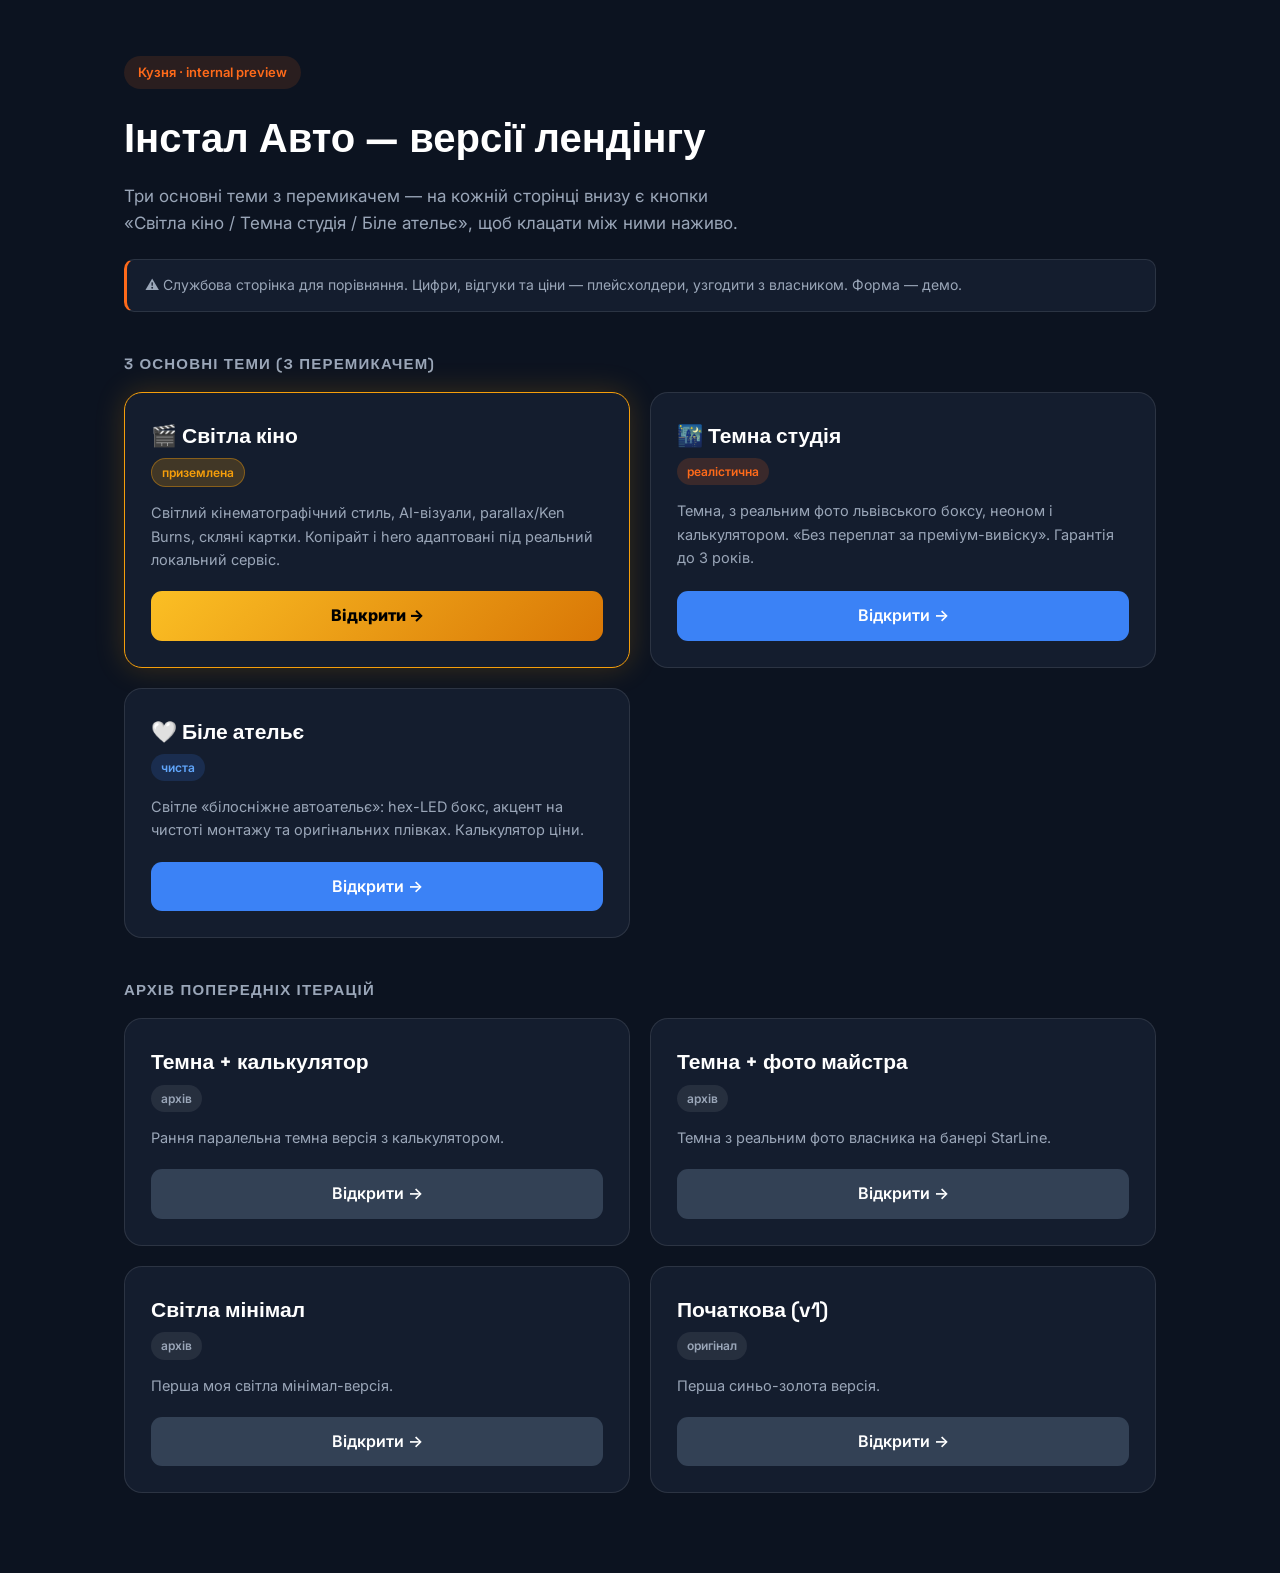
<file: index.html>
<!DOCTYPE html>
<html lang="uk">
<head>
  <meta charset="UTF-8">
  <meta name="viewport" content="width=device-width, initial-scale=1.0">
  <meta name="robots" content="noindex">
  <title>Інстал Авто — порівняння версій (internal)</title>
  <link href="https://fonts.googleapis.com/css2?family=Inter:wght@400;500;600;700&family=Space+Grotesk:wght@600;700&display=swap" rel="stylesheet">
  <style>
    :root{--bg:#0c1320;--card:#141d2e;--line:rgba(255,255,255,.1);--ink:#fff;--mut:#9aa6b8;--or:#ff6a1a;--bl:#3b82f6}
    *{box-sizing:border-box}
    body{margin:0;font-family:'Inter',sans-serif;background:var(--bg);color:var(--ink);line-height:1.6}
    .wrap{max-width:1080px;margin:0 auto;padding:56px 24px 80px}
    .tag{display:inline-block;font-size:13px;font-weight:600;color:var(--or);background:rgba(255,106,26,.12);padding:6px 14px;border-radius:999px;margin-bottom:18px}
    h1{font-family:'Space Grotesk',sans-serif;font-size:clamp(26px,4vw,40px);margin:0 0 12px}
    .sub{color:var(--mut);max-width:640px;margin:0 0 14px;font-size:17px}
    .note{color:var(--mut);font-size:14px;background:var(--card);border:1px solid var(--line);border-left:3px solid var(--or);padding:14px 18px;border-radius:10px;margin:22px 0 40px}
    .grid{display:grid;grid-template-columns:repeat(2,1fr);gap:20px}
    .card{background:var(--card);border:1px solid var(--line);border-radius:18px;padding:26px;transition:.2s;display:flex;flex-direction:column}
    .card:hover{transform:translateY(-3px);border-color:var(--bl)}
    .card h2{font-family:'Space Grotesk',sans-serif;font-size:21px;margin:0 0 6px}
    .badge{font-size:12px;font-weight:600;padding:4px 10px;border-radius:999px;align-self:flex-start;margin-bottom:14px}
    .b-rec{background:rgba(255,106,26,.16);color:var(--or)}
    .b-mine{background:rgba(59,130,246,.16);color:#60a5fa}
    .b-orig{background:rgba(255,255,255,.08);color:var(--mut)}
    .card p{color:var(--mut);font-size:14.5px;margin:0 0 20px;flex:1}
    .open{display:inline-flex;align-items:center;justify-content:center;gap:8px;background:var(--bl);color:#fff;text-decoration:none;font-weight:600;padding:12px 18px;border-radius:11px;transition:.2s}
    .open:hover{background:#2563eb}
    .meta{color:var(--mut);font-size:13px;margin-top:14px}
    @media(max-width:680px){.grid{grid-template-columns:1fr}}
  </style>
</head>
<body>
  <div class="wrap">
    <span class="tag">Кузня · internal preview</span>
    <h1>Інстал Авто — версії лендінгу</h1>
    <p class="sub">Три основні теми з перемикачем — на кожній сторінці внизу є кнопки «Світла кіно / Темна студія / Біле ательє», щоб клацати між ними наживо.</p>
    <div class="note">⚠️ Службова сторінка для порівняння. Цифри, відгуки та ціни — плейсхолдери, узгодити з власником. Форма — демо.</div>

    <h3 style="font-family:'Space Grotesk',sans-serif;margin:8px 0 16px;font-size:15px;color:#9aa6b8;text-transform:uppercase;letter-spacing:.08em">3 основні теми (з перемикачем)</h3>
    <div class="grid">
      <div class="card highlight" style="border-color:#f59e0b;box-shadow:0 0 30px rgba(245,158,11,.2)">
        <h2>🎬 Світла кіно</h2>
        <span class="badge" style="background:rgba(245,158,11,.2);color:#f59e0b;border:1px solid rgba(245,158,11,.4)">приземлена</span>
        <p>Світлий кінематографічний стиль, AI-візуали, parallax/Ken Burns, скляні картки. Копірайт і hero адаптовані під реальний локальний сервіс.</p>
        <a class="open" href="v5-cinematic/" target="_blank" rel="noopener" style="background:linear-gradient(135deg,#fbbf24,#d97706);color:#000;font-weight:800">Відкрити →</a>
      </div>
      <div class="card">
        <h2>🌃 Темна студія</h2>
        <span class="badge b-rec">реалістична</span>
        <p>Темна, з реальним фото львівського боксу, неоном і калькулятором. «Без переплат за преміум-вивіску». Гарантія до 3 років.</p>
        <a class="open" href="theme-garage/" target="_blank" rel="noopener">Відкрити →</a>
      </div>
      <div class="card">
        <h2>🤍 Біле ательє</h2>
        <span class="badge b-mine">чиста</span>
        <p>Світле «білосніжне автоательє»: hex-LED бокс, акцент на чистоті монтажу та оригінальних плівках. Калькулятор ціни.</p>
        <a class="open" href="theme-white/" target="_blank" rel="noopener">Відкрити →</a>
      </div>
    </div>

    <h3 style="font-family:'Space Grotesk',sans-serif;margin:40px 0 16px;font-size:15px;color:#9aa6b8;text-transform:uppercase;letter-spacing:.08em">Архів попередніх ітерацій</h3>
    <div class="grid">
      <div class="card"><h2>Темна + калькулятор</h2><span class="badge b-orig">архів</span><p>Рання паралельна темна версія з калькулятором.</p><a class="open" href="dark-calc/" target="_blank" rel="noopener" style="background:#334155">Відкрити →</a></div>
      <div class="card"><h2>Темна + фото майстра</h2><span class="badge b-orig">архів</span><p>Темна з реальним фото власника на банері StarLine.</p><a class="open" href="dark-photo/" target="_blank" rel="noopener" style="background:#334155">Відкрити →</a></div>
      <div class="card"><h2>Світла мінімал</h2><span class="badge b-orig">архів</span><p>Перша моя світла мінімал-версія.</p><a class="open" href="light/" target="_blank" rel="noopener" style="background:#334155">Відкрити →</a></div>
      <div class="card"><h2>Початкова (v1)</h2><span class="badge b-orig">оригінал</span><p>Перша синьо-золота версія.</p><a class="open" href="original/" target="_blank" rel="noopener" style="background:#334155">Відкрити →</a></div>
    </div>
  </div>
</body>
</html>
</file>
